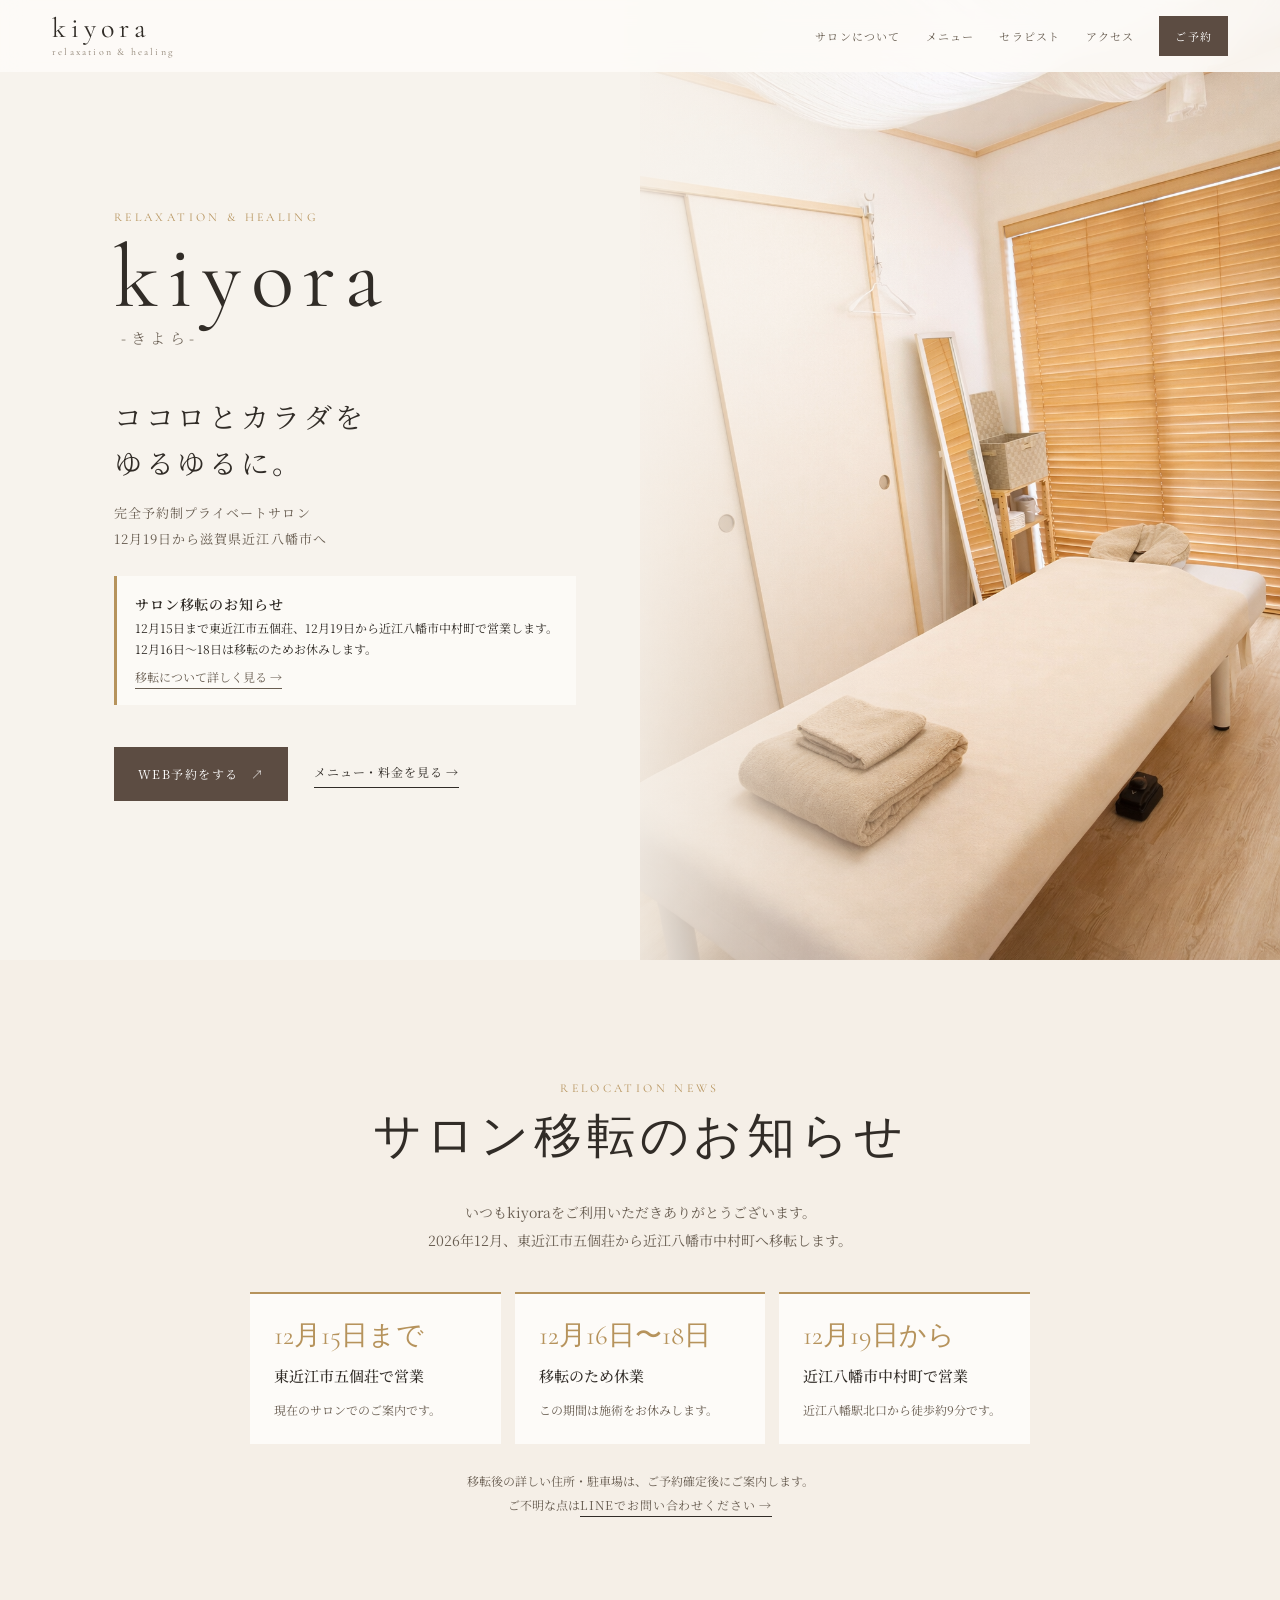
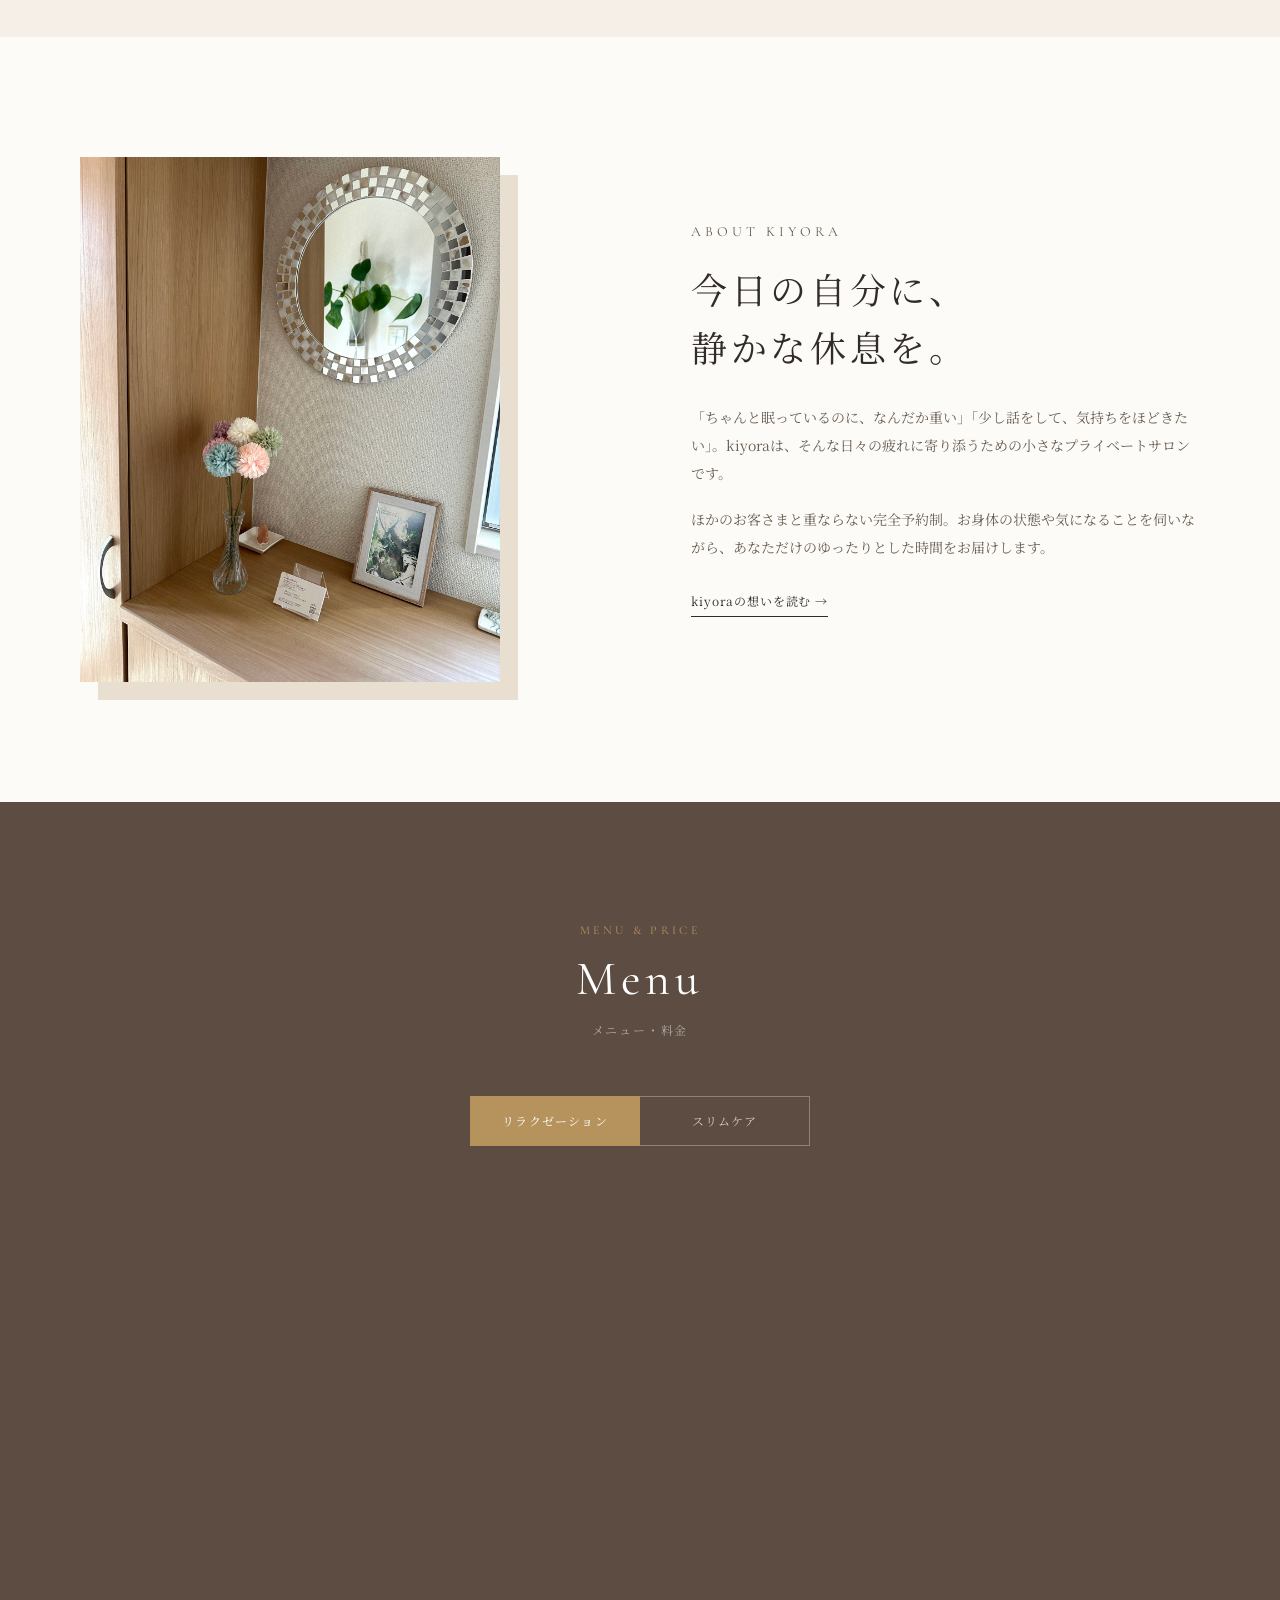
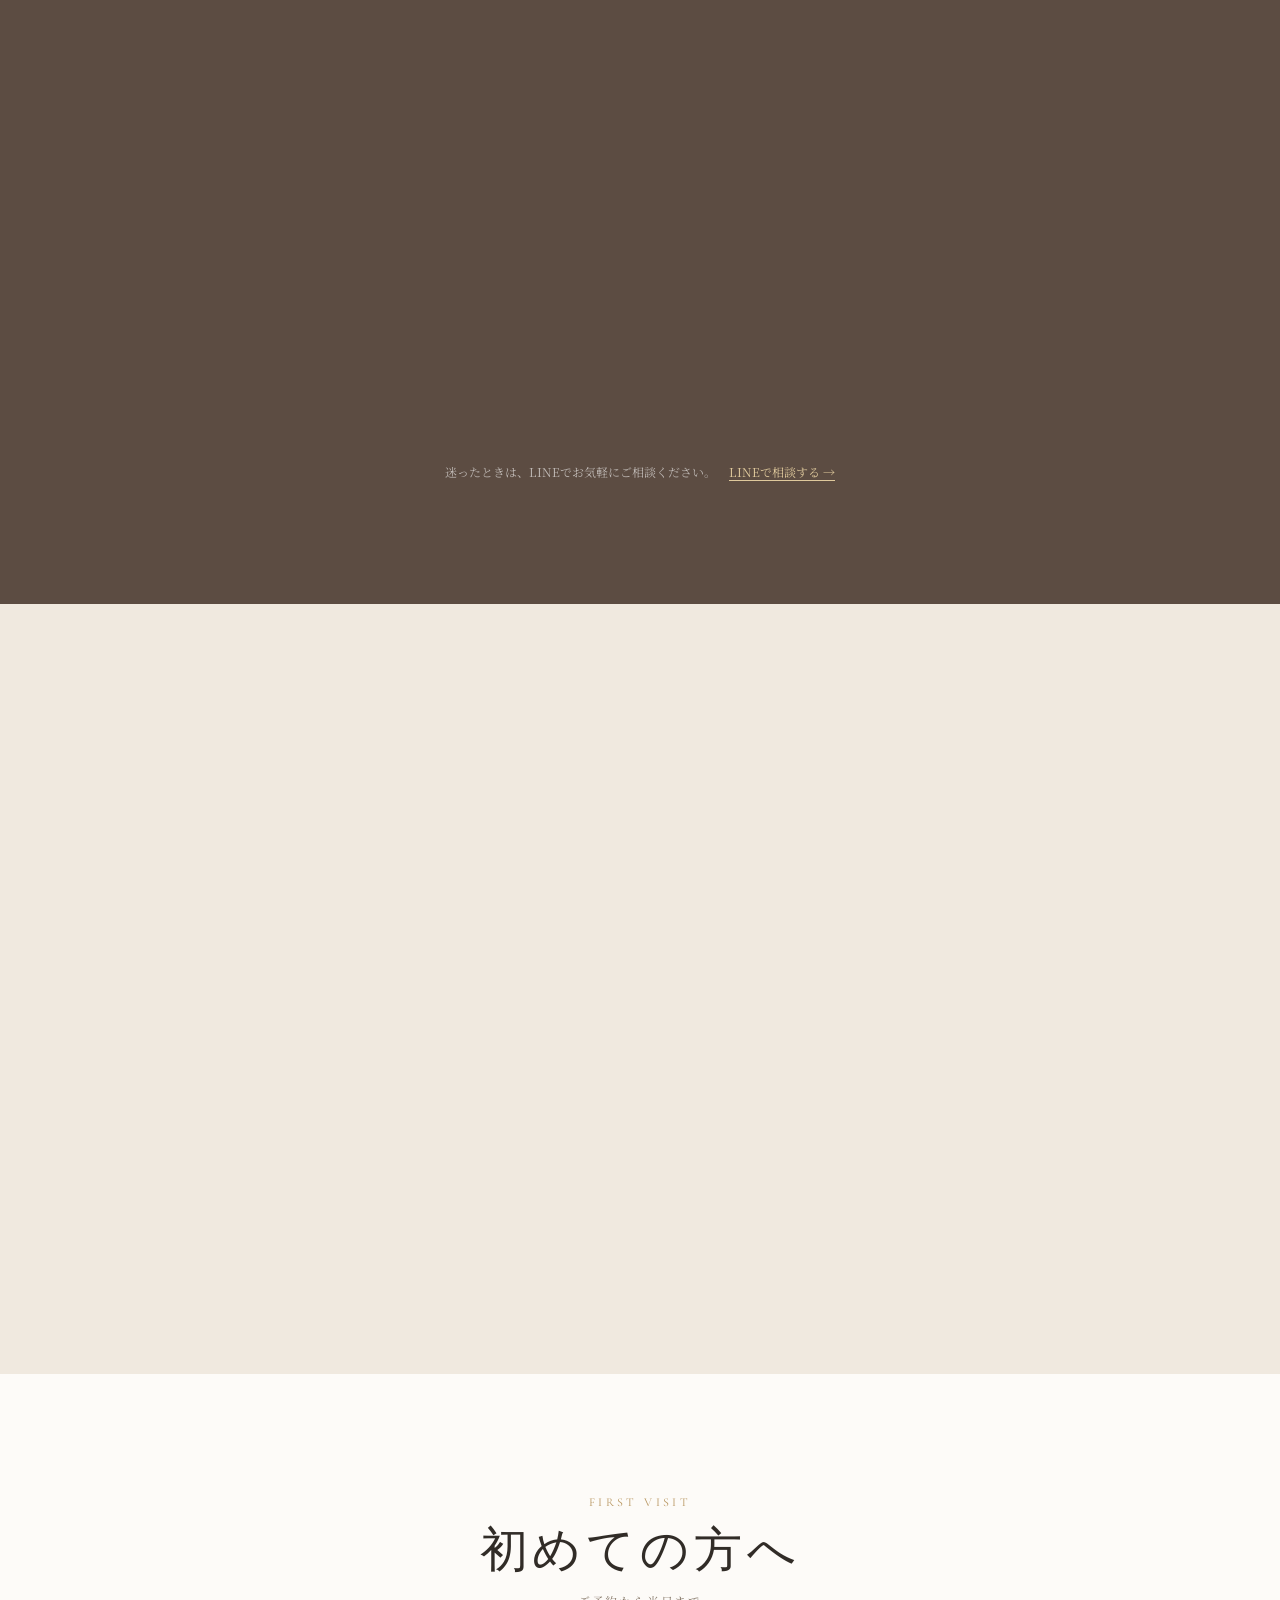
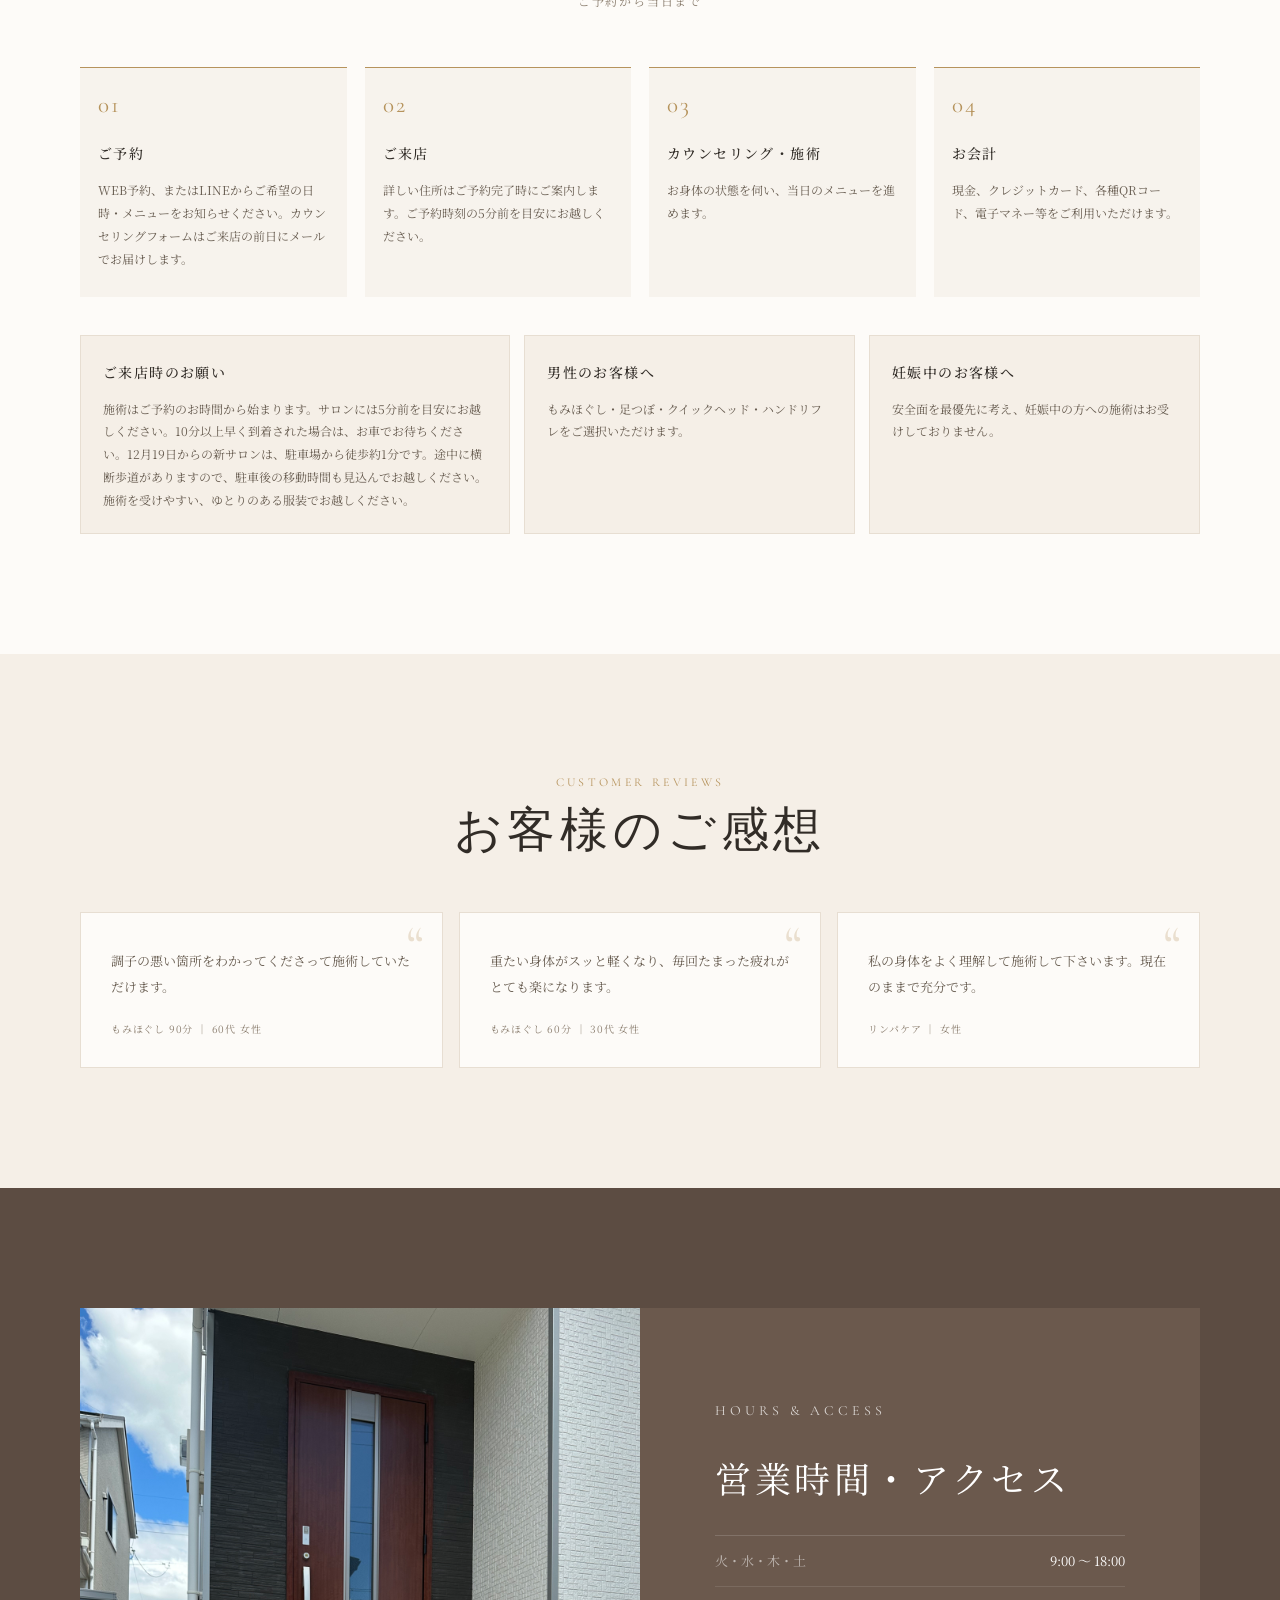
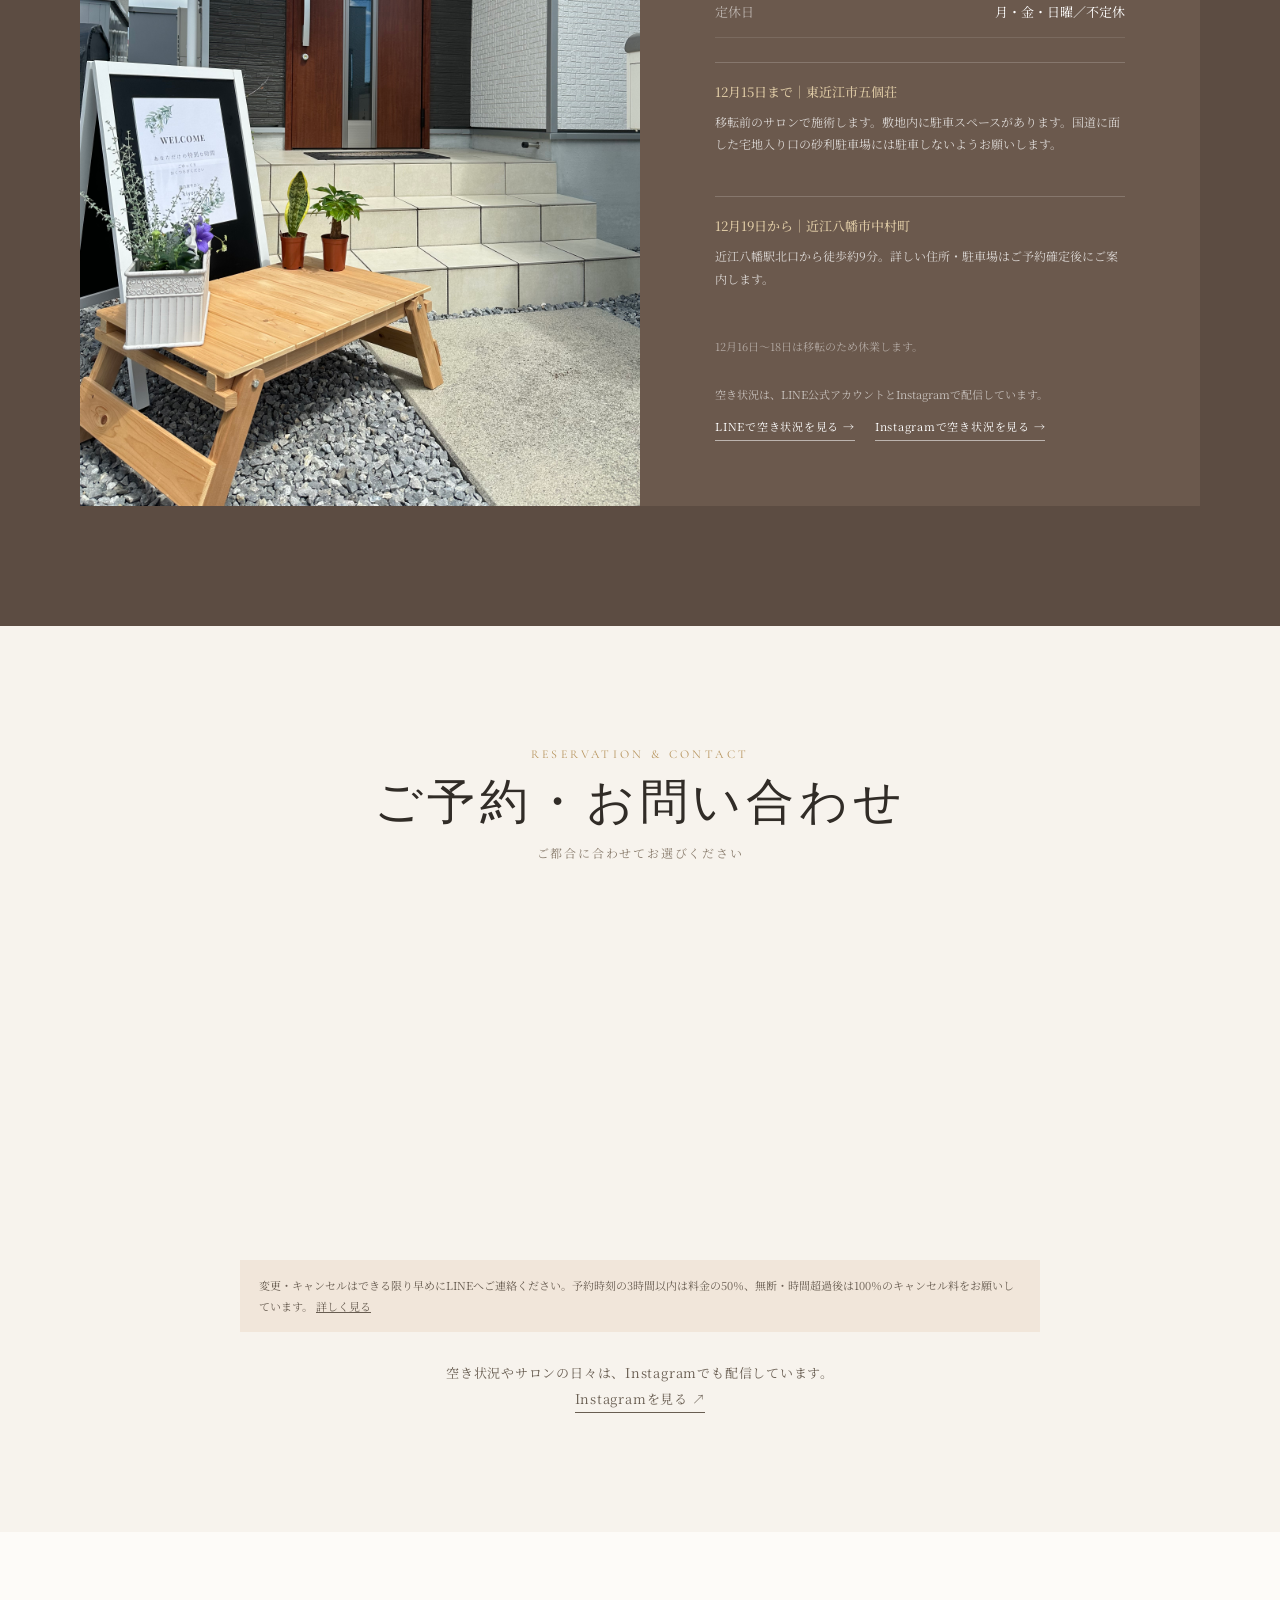
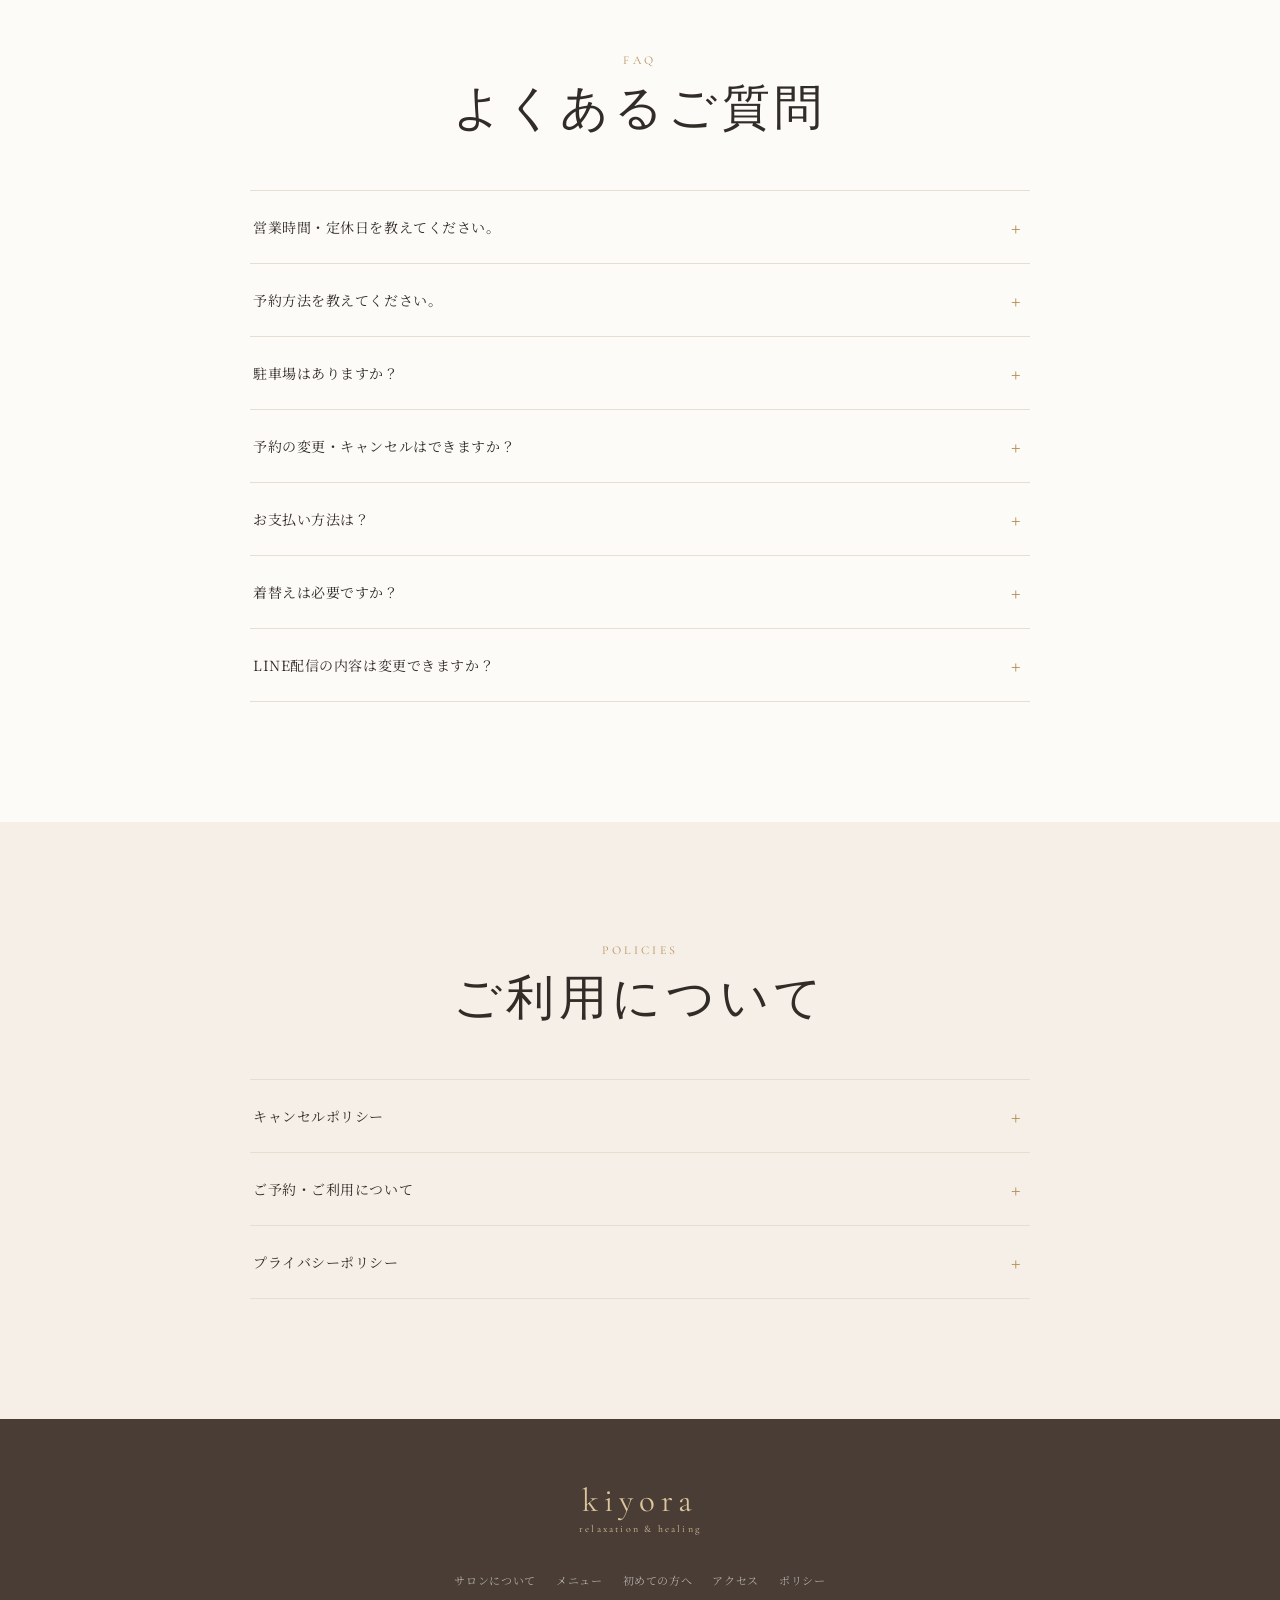
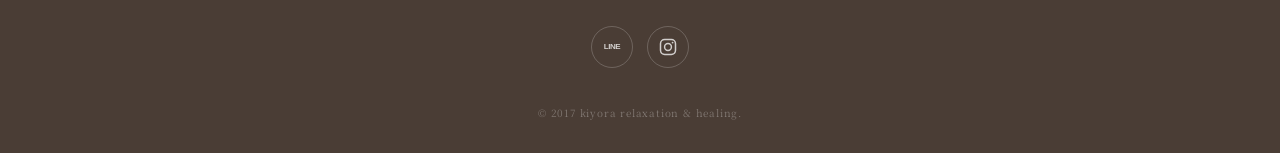
<file: index.html>
<!doctype html>
<html lang="ja">
<head>
<meta charset="UTF-8">
<meta name="viewport" content="width=device-width, initial-scale=1">
<title>kiyora -きよら-｜滋賀県の完全予約制リラクゼーションサロン</title>
<meta name="description" content="kiyora -きよら-は完全予約制のプライベートサロンです。2026年12月19日から滋賀県近江八幡市中村町へ移転します。もみほぐし、リンパケア、足つぼ、ヘッドケアなどをご提供します。">
<meta name="robots" content="index,follow,max-image-preview:large">
<link rel="canonical" href="https://kiyora-relaxation.github.io/">
<meta property="og:locale" content="ja_JP">
<meta property="og:site_name" content="kiyora -きよら-">
<meta property="og:type" content="website">
<meta property="og:title" content="kiyora -きよら-｜サロン移転のお知らせ">
<meta property="og:description" content="ココロとカラダをゆるゆるに。完全予約制で、あなただけの静かな時間をお過ごしください。">
<meta property="og:url" content="https://kiyora-relaxation.github.io/">
<meta property="og:image" content="https://kiyora-relaxation.github.io/assets/images/ogp.jpg">
<meta property="og:image:width" content="1200">
<meta property="og:image:height" content="630">
<meta property="og:image:alt" content="kiyoraの施術部屋">
<meta name="twitter:card" content="summary_large_image">
<meta name="twitter:title" content="kiyora -きよら-｜サロン移転のお知らせ">
<meta name="twitter:description" content="ココロとカラダをゆるゆるに。完全予約制のリラクゼーションサロン。">
<meta name="twitter:image" content="https://kiyora-relaxation.github.io/assets/images/ogp.jpg">
<link rel="preconnect" href="https://fonts.googleapis.com">
<link rel="preconnect" href="https://fonts.gstatic.com" crossorigin>
<link href="https://fonts.googleapis.com/css2?family=Cormorant+Garamond:ital,wght@0,400;0,500;1,400&family=Noto+Serif+JP:wght@300;400;500;600&display=swap" rel="stylesheet">
<link rel="stylesheet" href="css/style.css">
<link rel="stylesheet" href="css/soft-palette.css">
<style>
.relocation-teaser{margin:24px 0 0;padding:16px 18px;border-left:3px solid var(--gold);background:rgba(253,251,248,.9);font-size:12px;line-height:1.8}
.relocation-teaser strong{display:block;font-size:14px;font-weight:600;letter-spacing:.06em}
.relocation-teaser a{display:inline-block;margin-top:6px;border-bottom:1px solid currentColor;color:var(--brown)}
.relocation{background:#f5efe7;scroll-margin-top:72px}
.relocation .section-heading{margin-bottom:34px}
.relocation-lead{text-align:center;color:var(--brown);font-size:14px}
.relocation-dates{display:grid;grid-template-columns:repeat(3,1fr);gap:14px;margin:38px 0 25px;padding:0}
.relocation-dates li{list-style:none;padding:24px;background:var(--cream);border-top:2px solid var(--gold)}
.relocation-dates time{display:block;color:var(--gold);font:400 27px/1.3 var(--display)}
.relocation-dates strong{display:block;margin:8px 0;font-size:15px;font-weight:500}
.relocation-dates p{margin:0;color:var(--brown);font-size:12px;line-height:1.8}
.relocation-note{margin:0;text-align:center;color:var(--brown);font-size:12px}
.access-location{margin-top:24px;padding:16px 0;border-top:1px solid rgba(255,255,255,.18)}
.access-location strong{display:block;color:#dcc8a3;font-size:13px;font-weight:500}
.access-location p{margin:6px 0 0;color:rgba(255,255,255,.75);font-size:12px;line-height:1.9}
.access-photo-note{display:block;padding:8px 14px;background:rgba(0,0,0,.35);color:#fff;font-size:11px}
@media(max-width:800px){.relocation-dates{grid-template-columns:1fr;gap:10px}.relocation-dates li{padding:18px}.relocation-teaser{margin-top:20px}}
</style>
<script type="application/ld+json">{"@context":"https://schema.org","@type":"HealthAndBeautyBusiness","name":"kiyora -きよら- relaxation & healing","url":"https://kiyora-relaxation.github.io/","image":"https://kiyora-relaxation.github.io/assets/images/ogp.jpg","description":"滋賀県東近江市五個荘の完全予約制プライベートリラクゼーションサロン。","address":{"@type":"PostalAddress","postalCode":"529-1444","addressRegion":"滋賀県","addressLocality":"東近江市五個荘","addressCountry":"JP"},"openingHoursSpecification":[{"@type":"OpeningHoursSpecification","dayOfWeek":["Tuesday","Wednesday","Thursday","Saturday"],"opens":"09:00","closes":"18:00"}],"sameAs":["https://www.instagram.com/kiyora.relaxation.higashiomi/","https://lin.ee/B4hcPD2"],"priceRange":"¥2,000〜"}</script>
</head>
<body>
<a class="skip-link" href="#main">本文へ移動</a>
<header class="site-header" id="site-header">
<div class="header-inner">
<a class="header-logo" href="#top" aria-label="kiyora トップへ">
<span class="logo-en">kiyora</span>
<span class="logo-sub">relaxation &amp; healing</span>
</a>
<nav class="header-nav" aria-label="メインメニュー">
<a href="#about">サロンについて</a>
<a href="#menu">メニュー</a>
<a href="#owner">セラピスト</a>
<a href="#access">アクセス</a>
<a class="nav-reserve" href="#reservation">ご予約</a>
</nav>
<button class="hamburger" id="hamburger" type="button" aria-label="メニューを開く" aria-expanded="false" aria-controls="mobile-nav">
<span>
</span>
<span>
</span>
<span>
</span>
</button>
</div>
<nav class="mobile-nav" id="mobile-nav" aria-label="モバイルメニュー" hidden>
<a href="#about" class="mobile-nav-link">サロンについて</a>
<a href="#menu" class="mobile-nav-link">メニュー・料金</a>
<a href="#owner" class="mobile-nav-link">セラピスト</a>
<a href="#first-visit" class="mobile-nav-link">初めての方へ</a>
<a href="#access" class="mobile-nav-link">営業時間・アクセス</a>
<a href="#faq" class="mobile-nav-link">よくあるご質問</a>
<a href="#reservation" class="nav-reserve mobile-nav-link">WEB予約・LINE相談</a>
</nav>
</header>
<main id="main">
<section class="hero" id="top" aria-labelledby="hero-title">
<div class="hero-copy">
<p class="eyebrow">relaxation &amp; healing</p>
<h1 id="hero-title">kiyora <span>-きよら-</span>
</h1>
<p class="hero-message">ココロとカラダを<br>ゆるゆるに。</p>
<p class="hero-description">完全予約制プライベートサロン<br>12月19日から滋賀県近江八幡市へ</p>
<div class="relocation-teaser" role="note">
<strong>サロン移転のお知らせ</strong>
12月15日まで東近江市五個荘、12月19日から近江八幡市中村町で営業します。<br>12月16日〜18日は移転のためお休みします。<br>
<a href="#relocation">移転について詳しく見る →</a>
</div>
<div class="hero-actions">
<a class="btn btn-primary" href="https://kiyora-yoyaku.pages.dev" target="_blank" rel="noopener">WEB予約をする <span aria-hidden="true">↗</span>
</a>
<a class="text-link" href="#menu">メニュー・料金を見る →</a>
</div>
</div>
<div class="hero-media">
<img src="assets/images/treatment-room.png" alt="やわらかな光が入るkiyoraの施術部屋" fetchpriority="high">
</div>
</section>
<section class="section relocation" id="relocation" aria-labelledby="relocation-title">
<div class="container narrow">
<header class="section-heading">
<p class="eyebrow">relocation news</p>
<h2 id="relocation-title">サロン移転のお知らせ</h2>
</header>
<p class="relocation-lead">いつもkiyoraをご利用いただきありがとうございます。<br>2026年12月、東近江市五個荘から近江八幡市中村町へ移転します。</p>
<ol class="relocation-dates">
<li><time datetime="2026-12-15">12月15日まで</time><strong>東近江市五個荘で営業</strong><p>現在のサロンでのご案内です。</p></li>
<li><time datetime="2026-12-16">12月16日〜18日</time><strong>移転のため休業</strong><p>この期間は施術をお休みします。</p></li>
<li><time datetime="2026-12-19">12月19日から</time><strong>近江八幡市中村町で営業</strong><p>近江八幡駅北口から徒歩約9分です。</p></li>
</ol>
<p class="relocation-note">移転後の詳しい住所・駐車場は、ご予約確定後にご案内します。<br>ご不明な点は<a class="text-link" href="https://lin.ee/B4hcPD2" target="_blank" rel="noopener">LINEでお問い合わせください →</a></p>
</div>
</section>
<section class="section intro" id="about">
<div class="container split-layout">
<div class="intro-photo reveal">
<img src="assets/images/display.jpeg" alt="植物とウェルカムボードがあるサロン内のディスプレイ" loading="lazy">
</div>
<div class="section-copy reveal">
<p class="eyebrow">about kiyora</p>
<h2>今日の自分に、<br>静かな休息を。</h2>
<p>「ちゃんと眠っているのに、なんだか重い」「少し話をして、気持ちをほどきたい」。kiyoraは、そんな日々の疲れに寄り添うための小さなプライベートサロンです。</p>
<p>ほかのお客さまと重ならない完全予約制。お身体の状態や気になることを伺いながら、あなただけのゆったりとした時間をお届けします。</p>
<a class="text-link" href="#owner">kiyoraの想いを読む →</a>
</div>
</div>
</section>
<section class="section menu-section" id="menu">
<div class="container">
<header class="section-heading">
<p class="eyebrow">menu &amp; price</p>
<h2>Menu</h2>
<p>メニュー・料金</p>
</header>
<div class="menu-tabs" role="tablist" aria-label="メニューの種類">
<button class="menu-tab active" type="button" role="tab" aria-selected="true" aria-controls="tab-relax" id="relax-tab" data-tab="relax">リラクゼーション</button>
<button class="menu-tab" type="button" role="tab" aria-selected="false" aria-controls="tab-slim" id="slim-tab" data-tab="slim">スリムケア</button>
</div>
<div class="menu-panel active" id="tab-relax" role="tabpanel" aria-labelledby="relax-tab">
<div class="menu-grid">
<article class="menu-card reveal">
<h3>リンパケア</h3>
<p>オイルマッサージの後にお身体を温める、ゆったり受けていただくコースです。</p>
<div class="prices">
<span>
<b>60分</b>¥8,500<small>部分ケア</small>
</span>
<span>
<b>90分</b>¥12,500<small>全身ケア</small>
</span>
</div>
<small>※30分（背面または半身）はオプション ¥4,500</small>
</article>
<article class="menu-card reveal">
<h3>もみほぐし</h3>
<p>全身をバランスよくほぐし、日々の疲れをゆるめる人気コースです。</p>
<div class="prices four">
<span>
<b>30分</b>¥2,000</span>
<span>
<b>60分</b>¥4,000</span>
<span>
<b>90分</b>¥6,000</span>
<span>
<b>120分</b>¥8,000</span>
</div>
<small>※延長15分 +¥1,000</small>
</article>
<article class="menu-card reveal">
<h3>足つぼ</h3>
<p>足裏からゆっくりほぐし、すっきりしたい日に。</p>
<div class="prices">
<span>
<b>30分</b>¥3,000</span>
<span>
<b>45分</b>¥4,500</span>
<span>
<b>60分</b>¥6,000</span>
</div>
<small>※オプション15分 +¥1,500</small>
</article>
<article class="menu-card reveal">
<h3>クイックヘッド</h3>
<p>頭・首・肩まわりを心地よくほぐします。</p>
<div class="prices">
<span>
<b>30分</b>¥4,000</span>
<span>
<b>45分</b>¥6,000</span>
</div>
<small>※オプション15分 +¥2,000</small>
</article>
<article class="menu-card reveal">
<h3>ハンドリフレ</h3>
<p>手・腕をいたわり、指先から気分をリフレッシュ。</p>
<div class="prices">
<span>
<b>30分</b>¥4,000</span>
<span>
<b>45分</b>¥6,000</span>
</div>
<small>※オプション15分 +¥2,000</small>
</article>
<article class="menu-card option-card reveal">
<h3>組み合わせオプション</h3>
<dl>
<div>
<dt>もみほぐし 15分</dt>
<dd>¥1,000</dd>
</div>
<div>
<dt>足つぼ 15分</dt>
<dd>¥1,500</dd>
</div>
<div>
<dt>ハンドリフレ 15分</dt>
<dd>¥2,000</dd>
</div>
<div>
<dt>クイックヘッド 15分</dt>
<dd>¥2,000</dd>
</div>
<div>
<dt>角質ケア</dt>
<dd>¥3,000</dd>
</div>
</dl>
</article>
</div>
</div>
<div class="menu-panel" id="tab-slim" role="tabpanel" aria-labelledby="slim-tab" hidden>
<div class="menu-grid slim-grid">
<article class="menu-card">
<h3>お手軽スリムEMS</h3>
<p>気になる部位へ、短時間で取り入れられるケアです。</p>
<div class="prices">
<span>
<b>30分</b>¥3,000</span>
<span>
<b>40分</b>¥4,000</span>
</div>
</article>
<article class="menu-card">
<h3>本格痩身キャビテーションコース</h3>
<p>キャビテーションとEMSを組み合わせ、気になる部位へアプローチするコースです。お時間に余裕をもってご予約ください。</p>
<div class="prices">
<span>
<b>120分 / 3ブロックまで</b>¥12,000</span>
</div>
<small>※ブロック追加 +¥2,000 / 1ブロック　※感じ方には個人差があります。</small>
</article>
</div>
</div>
<p class="menu-cta">迷ったときは、LINEでお気軽にご相談ください。 <a href="https://lin.ee/B4hcPD2" target="_blank" rel="noopener">LINEで相談する →</a>
</p>
</div>
</section>
<section class="section owner" id="owner">
<div class="container owner-layout">
<div class="owner-photo reveal">
<img src="assets/images/therapist-salon.png" alt="やわらかなサロンの光に包まれたkiyoraのセラピスト" loading="lazy">
</div>
<div class="section-copy reveal">
<p class="eyebrow">therapist</p>
<h2>お疲れのポイント、<br>どこですか？</h2>
<p>お身体の疲れや気になる部位、心配なことなど、どうぞ気軽にお話しください。誰かに話すだけで、ココロが軽くなることもあります。</p>
<p>施術中はぐっすりおやすみになる方も、ぼーっとほぐれていく感覚を味わう方も。それぞれの過ごし方で、心地よい時間を見つけていただけたらうれしいです。</p>
<blockquote>ココロもカラダも、<br>一緒にゆるめていきましょう。</blockquote>
</div>
</div>
</section>
<section class="section first-visit" id="first-visit">
<div class="container">
<header class="section-heading">
<p class="eyebrow">first visit</p>
<h2>初めての方へ</h2>
<p>ご予約から当日まで</p>
</header>
<ol class="steps">
<li class="reveal">
<span>01</span>
<h3>ご予約</h3>
<p>WEB予約、またはLINEからご希望の日時・メニューをお知らせください。カウンセリングフォームはご来店の前日にメールでお届けします。</p>
</li>
<li class="reveal">
<span>02</span>
<h3>ご来店</h3>
<p>詳しい住所はご予約完了時にご案内します。ご予約時刻の5分前を目安にお越しください。</p>
</li>
<li class="reveal">
<span>03</span>
<h3>カウンセリング・施術</h3>
<p>お身体の状態を伺い、当日のメニューを進めます。</p>
</li>
<li class="reveal">
<span>04</span>
<h3>お会計</h3>
<p>現金、クレジットカード、各種QRコード、電子マネー等をご利用いただけます。</p>
</li>
</ol>
<div class="visit-notes">
<article>
<h3>ご来店時のお願い</h3>
<p>施術はご予約のお時間から始まります。サロンには5分前を目安にお越しください。10分以上早く到着された場合は、お車でお待ちください。12月19日からの新サロンは、駐車場から徒歩約1分です。途中に横断歩道がありますので、駐車後の移動時間も見込んでお越しください。施術を受けやすい、ゆとりのある服装でお越しください。</p>
</article>
<article>
<h3>男性のお客様へ</h3>
<p>もみほぐし・足つぼ・クイックヘッド・ハンドリフレをご選択いただけます。</p>
</article>
<article>
<h3>妊娠中のお客様へ</h3>
<p>安全面を最優先に考え、妊娠中の方への施術はお受けしておりません。</p>
</article>
</div>
</div>
</section>
<section class="section reviews" id="reviews">
<div class="container">
<header class="section-heading">
<p class="eyebrow">customer reviews</p>
<h2>お客様のご感想</h2>
</header>
<div class="reviews-grid">
<blockquote class="review reveal">
<span aria-hidden="true">“</span>
<p>調子の悪い箇所をわかってくださって施術していただけます。</p>
<footer>もみほぐし 90分 ｜ 60代 女性</footer>
</blockquote>
<blockquote class="review reveal">
<span aria-hidden="true">“</span>
<p>重たい身体がスッと軽くなり、毎回たまった疲れがとても楽になります。</p>
<footer>もみほぐし 60分 ｜ 30代 女性</footer>
</blockquote>
<blockquote class="review reveal">
<span aria-hidden="true">“</span>
<p>私の身体をよく理解して施術して下さいます。現在のままで充分です。</p>
<footer>リンパケア ｜ 女性</footer>
</blockquote>
</div>
</div>
</section>
<section class="section access" id="access">
<div class="container access-layout">
<div class="access-image reveal">
<img src="assets/images/approach.jpeg" alt="移転前のkiyoraの玄関アプローチとウェルカムボード" loading="lazy">
<small class="access-photo-note">写真は移転前のサロンです</small>
</div>
<div class="access-content reveal">
<p class="eyebrow">hours &amp; access</p>
<h2>営業時間・アクセス</h2>
<dl class="hours">
<div>
<dt>火・水・木・土</dt>
<dd>9:00 〜 18:00</dd>
</div>
<div>
<dt>定休日</dt>
<dd>月・金・日曜／不定休</dd>
</div>
</dl>
<div class="access-location">
<strong>12月15日まで｜東近江市五個荘</strong>
<p>移転前のサロンで施術します。敷地内に駐車スペースがあります。国道に面した宅地入り口の砂利駐車場には駐車しないようお願いします。</p>
</div>
<div class="access-location">
<strong>12月19日から｜近江八幡市中村町</strong>
<p>近江八幡駅北口から徒歩約9分。詳しい住所・駐車場はご予約確定後にご案内します。</p>
</div>
<p><small>12月16日〜18日は移転のため休業します。</small></p>
<a class="text-link light" href="https://lin.ee/B4hcPD2" target="_blank" rel="noopener">LINEで営業日カレンダーを受け取る →</a>
</div>
</div>
</section>
<section class="section reservation" id="reservation">
<div class="container">
<header class="section-heading">
<p class="eyebrow">reservation &amp; contact</p>
<h2>ご予約・お問い合わせ</h2>
<p>ご都合に合わせてお選びください</p>
</header>
<div class="reservation-grid">
<article class="reservation-card reveal">
<p class="card-label">24 hours</p>
<h3>WEB予約</h3>
<p>空き状況を見ながら、いつでもご予約いただけます。当日のご予約は16:00まで。</p>
<a class="btn btn-primary" href="https://kiyora-yoyaku.pages.dev" target="_blank" rel="noopener">WEB予約をする ↗</a>
</article>
<article class="reservation-card reveal">
<p class="card-label">chat</p>
<h3>LINEで予約・相談</h3>
<p>当日16:00以降のご連絡、メニューのご相談、WEB予約にないコースのご予約はこちらへ。</p>
<a class="btn btn-line" href="https://lin.ee/B4hcPD2" target="_blank" rel="noopener">LINEを開く ↗</a>
<small>@qot5274j</small>
</article>
</div>
<p class="cancel-summary">変更・キャンセルはできる限り早めにLINEへご連絡ください。予約時刻の3時間以内は料金の50％、無断・時間超過後は100％のキャンセル料をお願いしています。 <a href="#policies">詳しく見る</a>
</p>
<p class="instagram-link">
<a href="https://www.instagram.com/kiyora.relaxation.higashiomi/" target="_blank" rel="noopener">Instagramでサロンの日々を見る ↗</a>
</p>
</div>
</section>
<section class="section faq" id="faq">
<div class="container narrow">
<header class="section-heading">
<p class="eyebrow">faq</p>
<h2>よくあるご質問</h2>
</header>
<div class="accordion">
<article class="accordion-item">
<button class="accordion-trigger" type="button" aria-expanded="false" aria-controls="faq-hours">
<span>営業時間・定休日を教えてください。</span>
<b aria-hidden="true">+</b>
</button>
<div class="accordion-body" id="faq-hours" hidden>
<p>火・水・木・土は9:00〜18:00です。月・金・日曜は定休日です。不定休もありますので、<a href="https://kiyora-yoyaku.pages.dev" target="_blank" rel="noopener">営業日カレンダー</a>をご確認ください。</p>
</div>
</article>
<article class="accordion-item">
<button class="accordion-trigger" type="button" aria-expanded="false" aria-controls="faq-booking">
<span>予約方法を教えてください。</span>
<b aria-hidden="true">+</b>
</button>
<div class="accordion-body" id="faq-booking" hidden>
<p>WEB予約またはLINE公式アカウントからご予約いただけます。WEB予約は当日16:00まで。以降はLINEへご連絡ください。</p>
</div>
</article>
<article class="accordion-item">
<button class="accordion-trigger" type="button" aria-expanded="false" aria-controls="faq-parking">
<span>駐車場はありますか？</span>
<b aria-hidden="true">+</b>
</button>
<div class="accordion-body" id="faq-parking" hidden>
<p>12月15日までの東近江市五個荘のサロンには敷地内駐車場があります。12月19日からの近江八幡市中村町での駐車場は、ご予約確定後にご案内します。アクセス欄もご確認ください。</p>
</div>
</article>
<article class="accordion-item">
<button class="accordion-trigger" type="button" aria-expanded="false" aria-controls="faq-cancel">
<span>予約の変更・キャンセルはできますか？</span>
<b aria-hidden="true">+</b>
</button>
<div class="accordion-body" id="faq-cancel" hidden>
<p>変更・キャンセルはなるべく前日までにLINE公式アカウントへご連絡ください。当日キャンセル・無断キャンセルの場合はキャンセルポリシーに定めるキャンセル料が発生いたします。</p>
</div>
</article>
<article class="accordion-item">
<button class="accordion-trigger" type="button" aria-expanded="false" aria-controls="faq-payment">
<span>お支払い方法は？</span>
<b aria-hidden="true">+</b>
</button>
<div class="accordion-body" id="faq-payment" hidden>
<p>現金・クレジットカード・各種QRコード・電子マネー等に対応しております。</p>
</div>
</article>
<article class="accordion-item">
<button class="accordion-trigger" type="button" aria-expanded="false" aria-controls="faq-clothes">
<span>着替えは必要ですか？</span>
<b aria-hidden="true">+</b>
</button>
<div class="accordion-body" id="faq-clothes" hidden>
<p>基本的にゆとりのある服装でお越しいただければ、着替えは不要です。必要な場合はご予約時にお知らせください。</p>
</div>
</article>
<article class="accordion-item">
<button class="accordion-trigger" type="button" aria-expanded="false" aria-controls="faq-line">
<span>LINE配信の内容は変更できますか？</span>
<b aria-hidden="true">+</b>
</button>
<div class="accordion-body" id="faq-line" hidden>
<p>はい、アンケートにお答えいただくことで変更できます。以下の4つからお選びください。</p>
<ul style="margin:0 0 12px;padding-left:1.4em;list-style:disc">
<li>営業日カレンダー・今週の空き状況<small style="font-size:.9em;opacity:.75;margin-left:.3em">（登録直後の初期設定）</small></li>
<li>【昼】本日の空き状況 ― 営業日ごとに当日の空き状況をお届け</li>
<li>【○】全て配信 ― すべての配信をまとめてお届け</li>
<li>【×】全て不要 ― 必要なときだけご自身で確認したい方向けに</li>
</ul>
<p>▶ <a href="https://liff.line.me/2006296703-0JEyE7ER?unique_key=qZpY8r&amp;ts=1794024387" target="_blank" rel="noopener">変更はこちらのアンケートから</a></p>
</div>
</article>
</div>
</div>
</section>
<section class="section policies" id="policies">
<div class="container narrow">
<header class="section-heading">
<p class="eyebrow">policies</p>
<h2>ご利用について</h2>
</header>
<div class="accordion">
<article class="accordion-item">
<button class="accordion-trigger" type="button" aria-expanded="false" aria-controls="policy-cancel">
<span>キャンセルポリシー</span>
<b aria-hidden="true">+</b>
</button>
<div class="accordion-body" id="policy-cancel" hidden>
<p>変更・キャンセルは、できる限り早めにLINEへご連絡ください。予約時刻の3時間以上前であれば無料です。</p>
<table>
<thead>
<tr>
<th>ご連絡のタイミング</th>
<th>キャンセル料</th>
</tr>
</thead>
<tbody>
<tr>
<td>予約時刻の3時間以上前</td>
<td>無料</td>
</tr>
<tr>
<td>予約時刻の3時間以内</td>
<td>予約メニュー料金の50%</td>
</tr>
<tr>
<td>無断・時間超過後</td>
<td>予約メニュー料金の100%</td>
</tr>
</tbody>
</table>
<p>遅刻の場合は施術時間を短縮する場合があります。10分以上遅れられた場合はキャンセルとなる場合があります。</p>
</div>
</article>
<article class="accordion-item">
<button class="accordion-trigger" type="button" aria-expanded="false" aria-controls="policy-use">
<span>ご予約・ご利用について</span>
<b aria-hidden="true">+</b>
</button>
<div class="accordion-body" id="policy-use" hidden>
<p>当サロンは完全予約制です。WEB予約、LINE公式アカウントのチャット・LINE通話からご予約をお受けしています。施術中や移動中など、すぐに返信できない場合があります。</p>
</div>
</article>
<article class="accordion-item">
<button class="accordion-trigger" type="button" aria-expanded="false" aria-controls="policy-privacy">
<span>プライバシーポリシー</span>
<b aria-hidden="true">+</b>
</button>
<div class="accordion-body" id="policy-privacy" hidden>
<p>kiyora -きよら- relaxation &amp; healingは、取得した個人情報を施術サービスの提供、お問い合わせへの対応、情報提供のために使用します。法令で定める場合を除き、第三者へ提供しません。詳細はLINE公式アカウントからお問い合わせください。</p>
</div>
</article>
</div>
</div>
</section>
</main>
<footer class="site-footer">
<a class="footer-logo" href="#top">kiyora <span>relaxation &amp; healing</span>
</a>
<nav aria-label="フッターメニュー">
<a href="#about">サロンについて</a>
<a href="#menu">メニュー</a>
<a href="#first-visit">初めての方へ</a>
<a href="#access">アクセス</a>
<a href="#policies">ポリシー</a>
</nav>
<div class="footer-links">
<a href="https://lin.ee/B4hcPD2" target="_blank" rel="noopener" aria-label="LINEで相談" title="LINEで相談">
<span class="line-mark" aria-hidden="true">LINE</span>
<span class="sr-only">LINEで相談</span>
</a>
<a href="https://www.instagram.com/kiyora.relaxation.higashiomi/" target="_blank" rel="noopener" aria-label="Instagram" title="Instagram">
<svg viewBox="0 0 24 24" aria-hidden="true"><rect x="3" y="3" width="18" height="18" rx="5" fill="none" stroke="currentColor" stroke-width="1.8"/><circle cx="12" cy="12" r="4.1" fill="none" stroke="currentColor" stroke-width="1.8"/><circle cx="17.5" cy="6.7" r="1.1" fill="currentColor"/></svg>
<span class="sr-only">Instagram</span>
</a>
</div>
<p>© 2017 kiyora relaxation &amp; healing.</p>
</footer>
<nav class="mobile-cta" aria-label="すぐに予約する">
<a href="https://kiyora-yoyaku.pages.dev" target="_blank" rel="noopener">WEB予約</a>
<a href="https://lin.ee/B4hcPD2" target="_blank" rel="noopener">LINEで相談</a>
</nav>
<script src="js/main.js?v=20260921">
</script>
</body>
</html>
</file>
<file: css/style.css>
:root{--ink:#312c27;--deep:#27221e;--brown:#685d51;--muted:#8a7d6e;--sand:#f7f3ed;--cream:#fdfbf8;--line:#e7ded2;--gold:#b6935c;--green:#06c755;--serif:'Noto Serif JP',serif;--display:'Cormorant Garamond',serif}*{box-sizing:border-box}html{scroll-behavior:smooth}body{margin:0;background:var(--cream);color:var(--ink);font-family:var(--serif);font-size:15px;line-height:2}img{display:block;max-width:100%}a{color:inherit;text-decoration:none}button{font:inherit}.skip-link{position:fixed;z-index:200;top:8px;left:8px;padding:8px 14px;background:var(--deep);color:#fff;transform:translateY(-150%)}.skip-link:focus{transform:translateY(0)}.availability-info{margin-top:22px}.availability-info p{margin:0 0 10px!important;color:rgba(255,255,255,.62)!important;font-size:11px!important}.availability-info>div{display:flex;flex-wrap:wrap;gap:12px 20px}.availability-info .text-link{font-size:11px}.owner-photo{isolation:isolate;background:radial-gradient(circle at 78% 22%,rgba(255,255,255,.88) 0 10%,transparent 34%),linear-gradient(145deg,#e9dfd1 0%,#d7c8b6 52%,#bca68d 100%)}.therapist-backdrop{position:absolute;z-index:0;inset:0;background:linear-gradient(115deg,rgba(255,255,255,.38),transparent 42%),repeating-linear-gradient(90deg,transparent 0 38px,rgba(255,255,255,.1) 39px 40px);opacity:.72}.owner-photo img{z-index:1}.owner-photo:after{z-index:2}
.site-header{position:fixed;inset:0 0 auto;z-index:50;background:rgba(253,251,248,.9);border-bottom:1px solid transparent;backdrop-filter:blur(12px);transition:.25s}.site-header.scrolled{border-color:var(--line);box-shadow:0 4px 20px rgba(49,44,39,.05)}.header-inner{display:flex;align-items:center;justify-content:space-between;max-width:1240px;margin:auto;padding:14px 32px}.header-logo{display:flex;flex-direction:column;line-height:1}.logo-en,.footer-logo{font:400 28px/1 var(--display);letter-spacing:.18em}.logo-sub{margin-top:5px;color:var(--muted);font:10px/1 var(--display);letter-spacing:.22em}.header-nav{display:flex;align-items:center;gap:25px}.header-nav a{color:var(--brown);font-size:11px;letter-spacing:.11em}.nav-reserve{background:var(--deep);color:#fff!important;padding:9px 16px}.hamburger{display:none;border:0;background:transparent;padding:10px}.hamburger span{display:block;width:24px;height:1px;margin:5px;background:var(--ink);transition:.25s}.hamburger.open span:first-child{transform:translateY(6px) rotate(45deg)}.hamburger.open span:nth-child(2){opacity:0}.hamburger.open span:last-child{transform:translateY(-6px) rotate(-45deg)}.mobile-nav{padding:8px 28px 24px;background:var(--cream);border-top:1px solid var(--line)}.mobile-nav a{display:block;padding:10px 0;border-bottom:1px solid var(--line);font-size:13px;letter-spacing:.08em}.mobile-nav .nav-reserve{padding:12px;text-align:center;margin-top:14px;border:0}
.hero{min-height:760px;display:grid;grid-template-columns:minmax(0,1fr) minmax(440px,50vw);position:relative;background:var(--sand)}.hero-copy{align-self:center;max-width:590px;margin-left:auto;width:100%;padding:150px 64px 100px;position:relative;z-index:2}.eyebrow{margin:0 0 14px;color:var(--gold);font:400 12px/1.4 var(--display);letter-spacing:.28em;text-transform:uppercase}.hero h1{margin:0;font:400 clamp(58px,7vw,94px)/.85 var(--display);letter-spacing:.11em}.hero h1 span{display:block;margin:14px 0 0 7px;color:var(--brown);font:300 15px/1 var(--serif);letter-spacing:.3em}.hero-message{margin:48px 0 14px;font-size:clamp(20px,2.2vw,28px);line-height:1.65;letter-spacing:.13em}.hero-description{margin:0;color:var(--brown);font-size:13px;letter-spacing:.08em;line-height:2}.hero-actions{display:flex;gap:26px;align-items:center;margin-top:42px}.btn{display:inline-flex;align-items:center;justify-content:center;gap:12px;padding:14px 23px;border:1px solid transparent;font-size:12px;letter-spacing:.12em;transition:.2s}.btn-primary{background:var(--deep);color:#fff}.btn-primary:hover{background:#56493e}.btn-line{background:var(--green);color:#fff}.btn-line:hover{background:#00a746}.text-link{border-bottom:1px solid var(--ink);padding-bottom:3px;font-size:12px;letter-spacing:.07em}.text-link:hover{color:var(--gold);border-color:var(--gold)}.hero-media{position:relative;overflow:hidden}.hero-media::after{content:'';position:absolute;inset:0;background:linear-gradient(90deg,rgba(247,243,237,.85),rgba(247,243,237,.42) 24%,transparent 51%)}.hero-media img{width:100%;height:100%;object-fit:cover;object-position:52% center}
.container{width:min(1120px,calc(100% - 48px));margin:auto}.narrow{width:min(780px,calc(100% - 48px))}.section{padding:120px 0}.section-heading{text-align:center;margin-bottom:54px}.section-heading h2{margin:0;color:var(--ink);font:400 clamp(34px,4vw,48px)/1.1 var(--display);letter-spacing:.1em}.section-heading>p:last-child{margin:12px 0 0;color:var(--muted);font-size:12px;letter-spacing:.15em}.split-layout{display:grid;grid-template-columns:1fr 1fr;gap:clamp(48px,8vw,120px);align-items:center}.intro-photo{position:relative;max-width:420px}.intro-photo:before{content:'';position:absolute;inset:18px -18px -18px 18px;background:#e9dfd1}.intro-photo img{position:relative;width:100%;aspect-ratio:4/5;object-fit:cover}.section-copy h2,.access-content h2{margin:0 0 28px;font-size:clamp(26px,3vw,36px);font-weight:400;line-height:1.6;letter-spacing:.1em}.section-copy p{margin:0 0 18px;color:var(--brown);font-size:14px}.section-copy .text-link{display:inline-block;margin-top:10px}
.menu-section{background:var(--deep);color:#fff}.menu-section .section-heading h2{color:#fff}.menu-section .section-heading>p:last-child{color:rgba(255,255,255,.52)}.menu-tabs{display:flex;justify-content:center;margin:0 auto 40px}.menu-tab{min-width:170px;padding:12px 25px;background:transparent;border:1px solid rgba(255,255,255,.3);color:rgba(255,255,255,.72);font-size:12px;letter-spacing:.1em;cursor:pointer}.menu-tab+.menu-tab{border-left:0}.menu-tab.active{background:var(--gold);border-color:var(--gold);color:#fff}.menu-panel{display:none}.menu-panel.active{display:block}.menu-grid{display:grid;grid-template-columns:repeat(2,1fr);gap:16px}.menu-card{padding:29px 30px;background:rgba(255,255,255,.045);border:1px solid rgba(255,255,255,.12)}.menu-card h3{margin:0 0 10px;font-size:17px;font-weight:500;letter-spacing:.1em}.menu-card>p{min-height:58px;margin:0 0 19px;color:rgba(255,255,255,.65);font-size:12px;line-height:1.8}.prices{display:flex;gap:8px;flex-wrap:wrap}.prices span{flex:1;min-width:92px;padding:8px 10px;border:1px solid rgba(182,147,92,.55);color:#dfc99c;font:400 17px/1.3 var(--display);text-align:center;white-space:nowrap}.prices b{display:block;margin-bottom:4px;color:rgba(255,255,255,.6);font:400 11px/1.2 var(--serif);letter-spacing:.06em}.prices small{display:block;margin-top:4px;color:rgba(255,255,255,.5);font:10px/1.3 var(--serif)}.menu-card>small{display:block;margin-top:10px;color:rgba(255,255,255,.45);font-size:10px;line-height:1.6}.option-card dl{display:grid;grid-template-columns:1fr 1fr;gap:6px;margin:0}.option-card dl div{display:flex;justify-content:space-between;gap:10px;padding:8px;border-bottom:1px solid rgba(255,255,255,.1);font-size:11px}.option-card dt{color:rgba(255,255,255,.72)}.option-card dd{margin:0;color:#dfc99c;font-family:var(--display);font-size:15px}.menu-cta{margin:32px 0 0;text-align:center;color:rgba(255,255,255,.6);font-size:12px}.menu-cta a{margin-left:10px;color:#dfc99c;border-bottom:1px solid #dfc99c}
.owner{background:#f0e9df}.owner-layout{display:grid;grid-template-columns:minmax(250px,.7fr) 1fr;gap:clamp(48px,8vw,120px);align-items:center}.owner-photo{align-self:stretch;min-height:530px;position:relative;overflow:hidden;background:#ded5c8}.owner-photo:after{content:'';position:absolute;inset:auto 0 0;height:40%;background:linear-gradient(transparent,rgba(49,44,39,.08))}.owner-photo img{position:absolute;width:95%;height:100%;bottom:0;left:50%;transform:translateX(-50%);object-fit:contain;object-position:bottom}.owner blockquote{margin:34px 0 0;color:var(--gold);font:400 clamp(20px,2.6vw,28px)/1.7 var(--display);letter-spacing:.1em}
.first-visit{background:var(--cream)}.steps{display:grid;grid-template-columns:repeat(4,1fr);gap:18px;margin:0;padding:0;list-style:none}.steps li{padding:26px 18px;border-top:1px solid var(--gold);background:var(--sand)}.steps span{display:block;margin-bottom:22px;color:var(--gold);font:400 23px/1 var(--display);letter-spacing:.1em}.steps h3,.visit-notes h3{margin:0 0 12px;font-size:14px;font-weight:500;letter-spacing:.1em}.steps p,.visit-notes p{margin:0;color:var(--brown);font-size:12px;line-height:1.9}.visit-notes{display:grid;grid-template-columns:1.3fr 1fr 1fr;gap:14px;margin-top:38px}.visit-notes article{padding:22px;background:#f5efe7;border:1px solid var(--line)}.reviews{background:#f5efe7}.reviews-grid{display:grid;grid-template-columns:repeat(3,1fr);gap:16px}.review{position:relative;margin:0;padding:35px 30px 28px;background:var(--cream);border:1px solid var(--line)}.review>span{position:absolute;top:13px;right:18px;color:#eadfcf;font:400 54px/.7 var(--display)}.review p{position:relative;margin:0;color:var(--brown);font-size:13px;line-height:2}.review footer{margin-top:19px;color:var(--muted);font-size:10px;letter-spacing:.08em}
.access{background:var(--deep);color:#fff}.access-layout{display:grid;grid-template-columns:1fr 1fr}.access-image{min-height:650px;overflow:hidden}.access-image img{width:100%;height:100%;object-fit:cover}.access-content{padding:65px clamp(35px,6vw,75px);background:#322b25}.access-content h2{color:#fff}.access-content>p{margin:24px 0;color:rgba(255,255,255,.75);font-size:14px;line-height:2}.access-content small{color:rgba(255,255,255,.48);font-size:11px}.hours{margin:0;border-top:1px solid rgba(255,255,255,.15)}.hours div{display:flex;justify-content:space-between;gap:20px;padding:12px 0;border-bottom:1px solid rgba(255,255,255,.1);font-size:13px}.hours dt{color:rgba(255,255,255,.55)}.hours dd{margin:0}.parking{margin:25px 0;padding:17px;border:1px solid rgba(255,255,255,.15)}.parking h3{margin:0 0 8px;color:#dcc8a3;font-size:12px;font-weight:500;letter-spacing:.1em}.parking p{margin:0;color:rgba(255,255,255,.57);font-size:11px;line-height:1.9}.light{border-color:rgba(255,255,255,.55);color:#fff}
.reservation{background:var(--sand)}.reservation-grid{display:grid;grid-template-columns:1fr 1fr;gap:18px;width:min(800px,100%);margin:auto}.reservation-card{padding:38px 34px;background:var(--cream);border:1px solid var(--line);text-align:center}.reservation-card h3{margin:0 0 15px;font-size:20px;font-weight:500;letter-spacing:.1em}.card-label{margin:0 0 18px;color:var(--gold);font:400 13px/1 var(--display);letter-spacing:.22em;text-transform:uppercase}.reservation-card>p:not(.card-label){min-height:52px;margin:0 0 25px;color:var(--brown);font-size:12px;line-height:1.85}.reservation-card small{display:block;margin-top:10px;color:var(--muted);font:12px var(--display);letter-spacing:.1em}.cancel-summary{width:min(800px,100%);margin:22px auto 0;padding:15px 19px;background:#f1e6da;color:var(--brown);font-size:11px;line-height:1.9}.cancel-summary a{text-decoration:underline}.instagram-link{text-align:center;margin:28px 0 0;color:var(--brown);font-size:13px;letter-spacing:.06em}.instagram-link a{border-bottom:1px solid var(--brown);padding-bottom:4px}
.faq{background:var(--cream)}.policies{background:#f5efe7}.accordion{border-top:1px solid var(--line)}.accordion-item{border-bottom:1px solid var(--line)}.accordion-trigger{width:100%;display:flex;align-items:center;justify-content:space-between;gap:18px;padding:22px 3px;border:0;background:none;color:var(--ink);text-align:left;font-size:14px;letter-spacing:.04em;cursor:pointer}.accordion-trigger b{flex:0 0 22px;color:var(--gold);font:400 24px/1 var(--display);text-align:center;transition:.2s}.accordion-trigger[aria-expanded=true] b{transform:rotate(45deg)}.accordion-body{padding:0 3px 24px;color:var(--brown);font-size:13px;line-height:2}.accordion-body p{margin:0 0 12px}.accordion-body a{text-decoration:underline}.accordion-body table{width:100%;border-collapse:collapse;margin:14px 0;font-size:11px}.accordion-body th,.accordion-body td{padding:10px;border:1px solid var(--line);text-align:left}.accordion-body th{background:var(--sand);font-weight:500}
.site-footer{padding:65px 24px 30px;background:#211d1a;color:rgba(255,255,255,.58);text-align:center}.footer-logo{display:inline-flex;flex-direction:column;color:#dbc59d;font-size:33px}.footer-logo span{margin-top:7px;font:10px/1 var(--display);letter-spacing:.22em}.site-footer nav,.footer-links{display:flex;justify-content:center;flex-wrap:wrap;gap:20px;margin:35px auto}.site-footer nav a,.footer-links a{font-size:11px;letter-spacing:.06em}.footer-links a{padding:6px 15px;border:1px solid rgba(255,255,255,.2);color:rgba(255,255,255,.75)}.site-footer p{margin:28px 0 0;color:rgba(255,255,255,.3);font-size:10px;letter-spacing:.08em}.mobile-cta{display:none}.reveal{opacity:0;transform:translateY(20px);transition:opacity .65s ease,transform .65s ease}.reveal.visible{opacity:1;transform:none}
@media(max-width:800px){body{padding-bottom:59px}.header-inner{padding:14px 20px}.header-nav{display:none}.hamburger{display:block}.hero{min-height:100svh;display:flex;flex-direction:column;justify-content:flex-end}.hero-media{position:absolute;inset:0}.hero-media:after{background:linear-gradient(90deg,rgba(247,243,237,.95),rgba(247,243,237,.72) 52%,rgba(247,243,237,.18)),linear-gradient(0deg,rgba(247,243,237,.9),transparent 45%)}.hero-media img{object-position:57% center}.hero-copy{max-width:none;margin:0;padding:128px 28px 70px}.hero-message{margin-top:36px}.hero-actions{align-items:flex-start;flex-direction:column;gap:22px;margin-top:33px}.section{padding:78px 0}.container,.narrow{width:min(100% - 40px,600px)}.split-layout,.owner-layout,.access-layout{grid-template-columns:1fr;gap:38px}.intro-photo{max-width:none;width:85%;margin-left:auto}.intro-photo img{aspect-ratio:1/1}.menu-grid{grid-template-columns:1fr}.menu-card>p{min-height:0}.owner-photo{min-height:430px;max-width:340px;width:100%;margin:auto}.steps{grid-template-columns:1fr 1fr}.visit-notes{grid-template-columns:1fr;gap:10px}.reviews-grid{grid-template-columns:1fr}.access-image{min-height:390px}.access-content{padding:45px 30px}.reservation-grid{grid-template-columns:1fr}.section-heading{margin-bottom:37px}.mobile-cta{display:grid;grid-template-columns:1fr 1fr;position:fixed;z-index:40;right:0;bottom:0;left:0;box-shadow:0 -3px 16px rgba(49,44,39,.14)}.mobile-cta a{padding:15px 8px;background:var(--deep);color:#fff;text-align:center;font-size:12px;letter-spacing:.08em}.mobile-cta a+a{background:var(--green)}.reveal{opacity:1;transform:none}.site-footer{padding-bottom:28px}}@media(max-width:440px){.hero h1{font-size:58px}.hero-message{font-size:21px}.section-copy h2,.access-content h2{font-size:25px}.menu-tab{min-width:0;flex:1;padding:12px 8px;font-size:11px}.menu-card{padding:25px 20px}.prices.four span{min-width:45%}.steps{grid-template-columns:1fr}.access-image{min-height:330px}.reservation-card{padding:30px 20px}.site-footer nav{gap:12px}}@media(prefers-reduced-motion:reduce){html{scroll-behavior:auto}*,*::before,*::after{transition-duration:.01ms!important;animation-duration:.01ms!important}}
</file>
<file: css/soft-palette.css>
:root {
  --deep: #5c4c42;
}

.btn-primary:hover { background: #735f52; }
.access-content { background: #6b594d; }
.site-footer { background: #4a3d35; }
.footer-links { gap: 14px; }
.footer-links a {
  display: inline-grid;
  width: 42px;
  height: 42px;
  place-items: center;
  padding: 0;
  border-radius: 50%;
}
.footer-links svg { width: 20px; height: 20px; }
.line-mark { font: 600 8px/1 Arial, sans-serif; letter-spacing: -.06em; }
.sr-only {
  position: absolute;
  width: 1px;
  height: 1px;
  padding: 0;
  margin: -1px;
  overflow: hidden;
  clip: rect(0, 0, 0, 0);
  white-space: nowrap;
  border: 0;
}

@media (max-width: 440px) {
  .section-heading h2 {
    font-size: clamp(25px, 6.5vw, 30px);
    letter-spacing: .04em;
  }

  .reservation .section-heading h2 {
    white-space: nowrap;
  }

  .reservation-card h3 {
    font-size: 18px;
    letter-spacing: .06em;
  }
}
</file>
